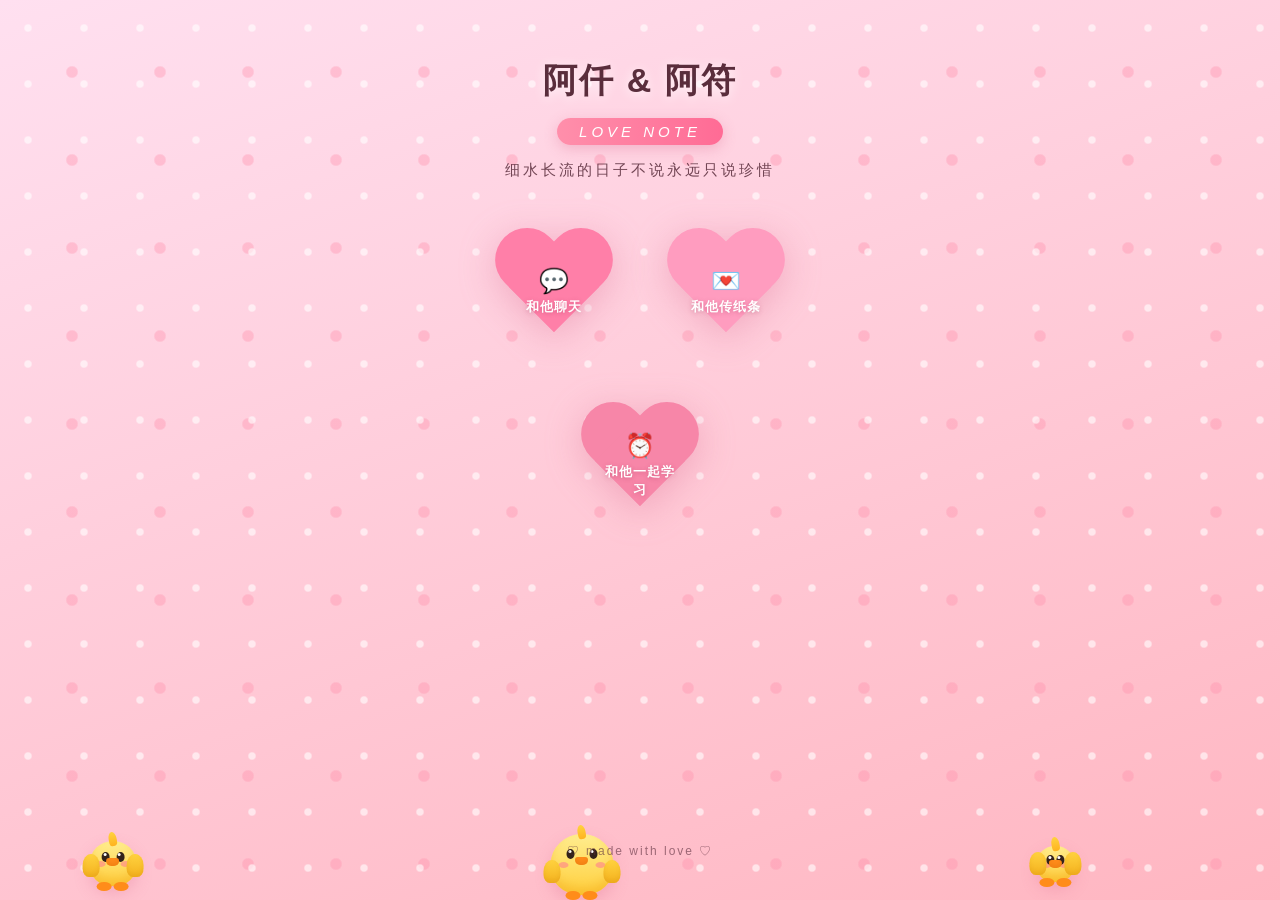
<file: index.html>
<!DOCTYPE html>
<html lang="zh-CN">
<head>
<meta charset="UTF-8">
<meta name="viewport" content="width=device-width, initial-scale=1.0, viewport-fit=cover">
<title>Love Note</title>
<link rel="stylesheet" href="style.css">
</head>
<body>

<!-- 漂浮装饰：爱心与星光 -->
<div class="float-deco" id="floatDeco"></div>

<div class="page">

  <div class="home-head">
    <div class="home-names" id="homeNames"></div>
    <div><span class="home-lovenote" id="homeLoveNote"></span></div>
    <div class="home-slogan" id="homeSlogan"></div>
  </div>

  <!-- 三个爱心入口 -->
  <div class="hearts" id="hearts"></div>

  <div class="home-footer" id="homeFooter">♡ made with love ♡</div>
</div>

<script src="config.js"></script>
<script>
(function () {
  var g = SITE_CONFIG.global;
  var home = SITE_CONFIG.home;

  /* 应用全局配色 */
  document.documentElement.style.setProperty('--grad-from', g.gradientFrom);
  document.documentElement.style.setProperty('--grad-to', g.gradientTo);
  document.documentElement.style.setProperty('--text-color', g.textColor);
  document.title = g.siteTitle;

  /* 主页文案 */
  document.getElementById('homeNames').textContent = g.coupleNames;
  document.getElementById('homeLoveNote').textContent = g.loveNoteText;
  document.getElementById('homeSlogan').textContent = g.slogan;

  /* 渲染三个爱心入口 */
  var heartsBox = document.getElementById('hearts');
  home.hearts.forEach(function (h) {
    var item = document.createElement('div');
    item.className = 'heart-item';

    var btn = document.createElement('a');
    btn.className = 'heart-btn';
    btn.href = h.url || '#';
    btn.style.setProperty('--heart-color', h.color);
    btn.innerHTML =
      '<span class="shape"></span>' +
      '<span class="heart-content">' +
        '<span class="heart-icon">' + h.icon + '</span>' +
        '<span class="heart-label">' + escapeHtml(h.label) + '</span>' +
      '</span>';

    var sub = document.createElement('div');
    sub.className = 'heart-sub';
    sub.textContent = h.subLabel || '';

    item.appendChild(btn);
    item.appendChild(sub);
    heartsBox.appendChild(item);
  });

  /* 漂浮装饰 */
  var deco = document.getElementById('floatDeco');
  var symbols = ['💗', '✨', '💕', '🌟', '💖', '⭐'];
  for (var i = 0; i < 14; i++) {
    var s = document.createElement('span');
    s.textContent = symbols[i % symbols.length];
    s.style.left = (Math.random() * 100) + '%';
    s.style.fontSize = (12 + Math.random() * 16) + 'px';
    s.style.animationDuration = (9 + Math.random() * 14) + 's';
    s.style.animationDelay = (-Math.random() * 16) + 's';
    deco.appendChild(s);
  }

  function escapeHtml(str) {
    return String(str == null ? '' : str)
      .replace(/&/g, '&amp;').replace(/</g, '&lt;').replace(/>/g, '&gt;')
      .replace(/"/g, '&quot;').replace(/'/g, '&#39;');
  }
})();
</script>
<script src="chick.js"></script>
</body>
</html>
</file>
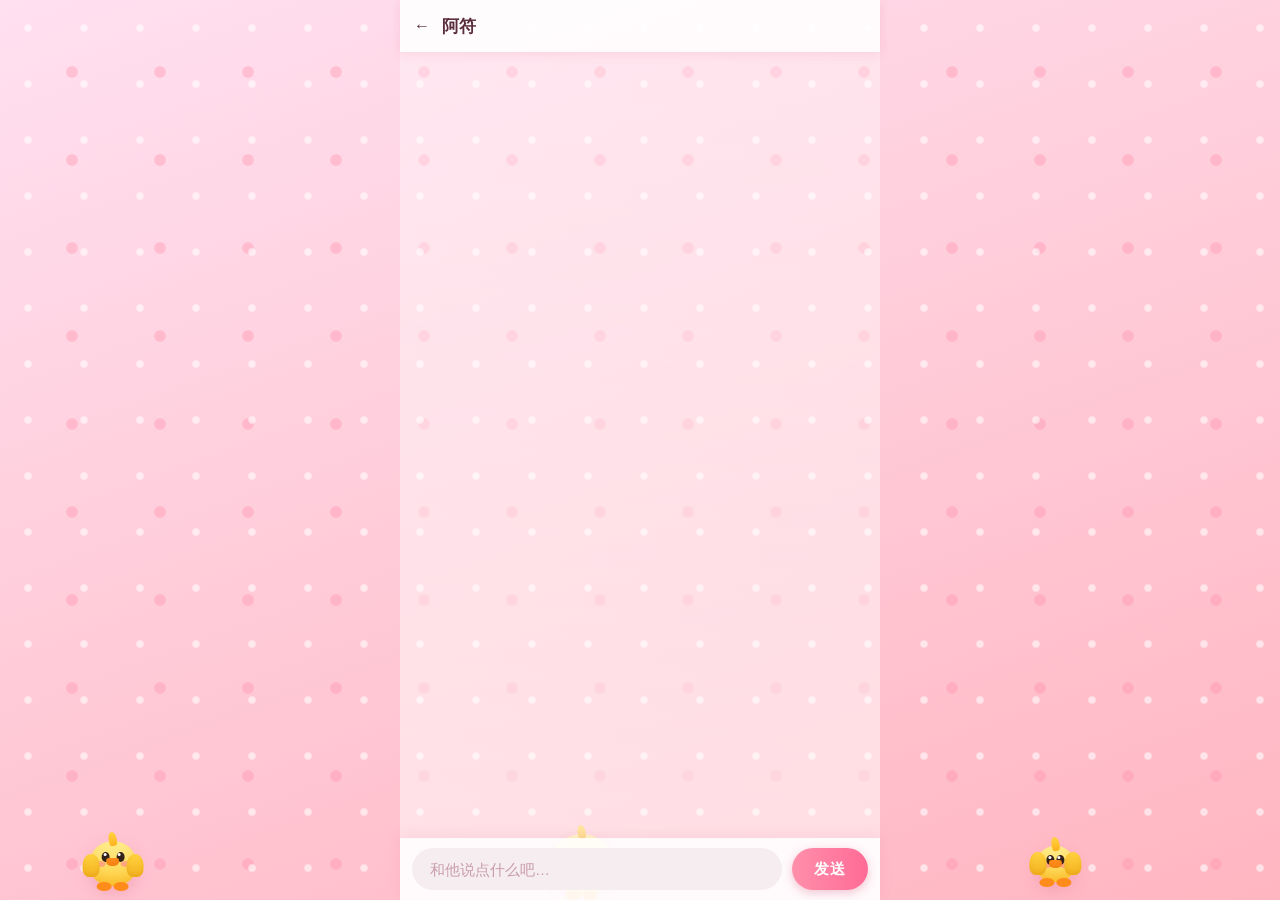
<file: chat.html>
<!DOCTYPE html>
<html lang="zh-CN">
<head>
<meta charset="UTF-8">
<meta name="viewport" content="width=device-width, initial-scale=1.0, viewport-fit=cover">
<title>聊天</title>
<link rel="stylesheet" href="style.css">
</head>
<body>

<div class="chat-app" id="chatApp">

  <!-- 顶部：返回 + 对方昵称 -->
  <header class="chat-header">
    <a class="back-btn" href="index.html" aria-label="返回主页">←</a>
    <span class="chat-title" id="chatTitle"></span>
  </header>

  <!-- 聊天记录（仅当前会话有效，刷新即清空） -->
  <main class="chat-messages" id="messages"></main>

  <!-- 底部输入栏 -->
  <footer class="chat-input-bar">
    <input type="text" id="chatInput" autocomplete="off" maxlength="500">
    <button id="sendBtn"></button>
  </footer>
</div>

<script src="config.js"></script>
<script>
(function () {
  var g = SITE_CONFIG.global;
  var c = SITE_CONFIG.chat;

  /* 应用全局配色与气泡颜色 */
  var root = document.documentElement;
  root.style.setProperty('--grad-from', g.gradientFrom);
  root.style.setProperty('--grad-to', g.gradientTo);
  root.style.setProperty('--text-color', g.textColor);
  root.style.setProperty('--partner-bubble', c.partnerBubbleColor);
  root.style.setProperty('--partner-bubble-text', c.partnerBubbleTextColor);
  root.style.setProperty('--user-bubble', c.userBubbleColor);
  root.style.setProperty('--user-bubble-text', c.userBubbleTextColor);
  document.title = g.siteTitle + ' · ' + c.pageTitle;

  /* 顶部与输入栏文案 */
  document.getElementById('chatTitle').textContent = c.partnerName;
  var input = document.getElementById('chatInput');
  input.placeholder = c.inputPlaceholder;
  document.getElementById('sendBtn').textContent = c.sendButtonText;

  var msgBox = document.getElementById('messages');
  var sendBtn = document.getElementById('sendBtn');
  var waiting = false; // 是否正在等待对方回复

  /* ---------- 消息渲染 ---------- */
  function addMessage(who, text) {
    var msg = document.createElement('div');
    msg.className = 'msg ' + who;

    var avatar = document.createElement('div');
    avatar.className = 'avatar';
    if (who === 'partner') {
      avatar.style.background = c.partnerAvatarColor;
      avatar.textContent = c.partnerAvatarText;
    } else {
      avatar.style.background = c.userAvatarColor;
      avatar.textContent = c.userAvatarText;
    }

    var bubble = document.createElement('div');
    bubble.className = 'bubble';
    bubble.textContent = text; // textContent 防注入

    msg.appendChild(avatar);
    msg.appendChild(bubble);
    msgBox.appendChild(msg);
    scrollToBottom();
    return msg;
  }

  function addTyping() {
    var msg = document.createElement('div');
    msg.className = 'msg partner';
    msg.id = 'typingMsg';
    msg.innerHTML =
      '<div class="avatar" style="background:' + c.partnerAvatarColor + '">' + escapeHtml(c.partnerAvatarText) + '</div>' +
      '<div class="bubble"><span class="typing-dots"><i></i><i></i><i></i></span></div>';
    msgBox.appendChild(msg);
    scrollToBottom();
  }

  function removeTyping() {
    var t = document.getElementById('typingMsg');
    if (t && t.parentNode) t.parentNode.removeChild(t);
  }

  function scrollToBottom() {
    requestAnimationFrame(function () {
      msgBox.scrollTop = msgBox.scrollHeight;
    });
  }

  /* ---------- 回复抽取逻辑 ---------- */
  function pickReply(userText) {
    var lower = String(userText).toLowerCase();
    // 关键词规则优先：输入包含任一关键词 -> 从对应回复中随机抽取
    for (var i = 0; i < (c.keywordRules || []).length; i++) {
      var rule = c.keywordRules[i];
      var hit = (rule.keywords || []).some(function (kw) {
        return kw && lower.indexOf(String(kw).toLowerCase()) !== -1;
      });
      if (hit && rule.replies && rule.replies.length) {
        return rule.replies[Math.floor(Math.random() * rule.replies.length)];
      }
    }
    // 未命中关键词 -> 从 99 条随机回复中抽取
    var list = c.randomReplies || [];
    if (!list.length) return '……';
    return list[Math.floor(Math.random() * list.length)];
  }

  /* ---------- 发送 ---------- */
  function send() {
    var text = input.value.trim();
    if (!text || waiting) return;
    input.value = '';
    addMessage('user', text);
    waiting = true;
    sendBtn.disabled = true;
    sendBtn.style.opacity = '.6';

    var delay = Number(c.replyDelayMs) || 1000;
    setTimeout(function () {
      addTyping();
    }, Math.max(0, delay - 700));

    setTimeout(function () {
      removeTyping();
      addMessage('partner', pickReply(text));
      waiting = false;
      sendBtn.disabled = false;
      sendBtn.style.opacity = '1';
    }, delay);
  }

  sendBtn.addEventListener('click', send);
  input.addEventListener('keydown', function (e) {
    if (e.key === 'Enter') send();
  });

  function escapeHtml(str) {
    return String(str == null ? '' : str)
      .replace(/&/g, '&amp;').replace(/</g, '&lt;').replace(/>/g, '&gt;')
      .replace(/"/g, '&quot;').replace(/'/g, '&#39;');
  }
})();
</script>
<script src="chick.js"></script>
</body>
</html>
</file>
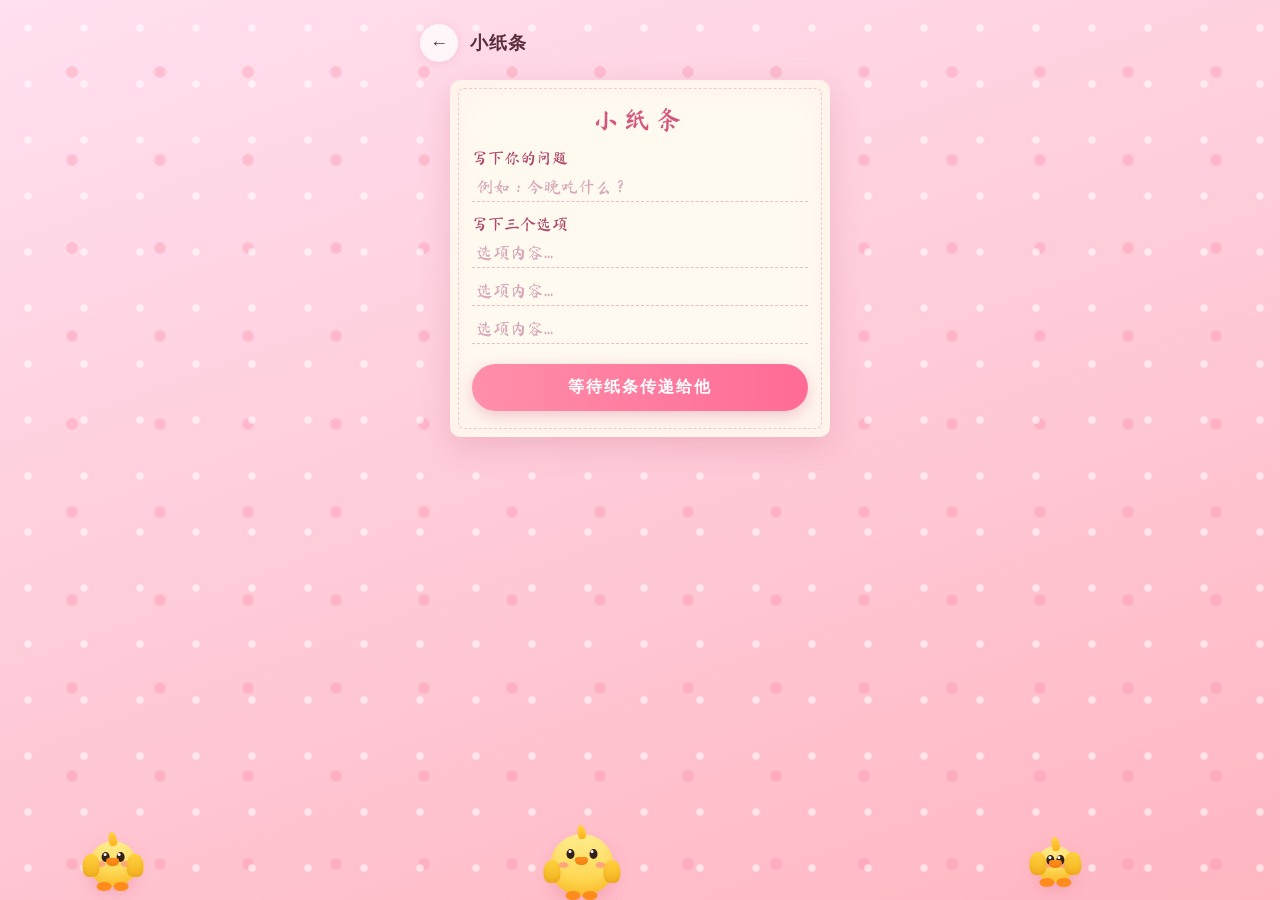
<file: note.html>
<!DOCTYPE html>
<html lang="zh-CN">
<head>
<meta charset="UTF-8">
<meta name="viewport" content="width=device-width, initial-scale=1.0, viewport-fit=cover">
<title>小纸条</title>
<link rel="stylesheet" href="style.css">
<link rel="preconnect" href="https://fonts.googleapis.com">
<link href="https://fonts.googleapis.com/css2?family=Ma+Shan+Zheng&display=swap" rel="stylesheet">
</head>
<body>

<div class="float-deco" id="floatDeco"></div>

<div class="page">

  <header class="topbar">
    <a class="back-btn" href="index.html" aria-label="返回主页">←</a>
    <span class="topbar-title" id="pageTitle"></span>
  </header>

  <!-- 状态一：正在写纸条 -->
  <div class="note-paper" id="writeState">
    <div class="note-title" id="noteTitle"></div>

    <div class="note-field">
      <label id="questionLabel"></label>
      <input type="text" id="questionInput" maxlength="60">
    </div>

    <div class="note-field">
      <label id="optionLabel"></label>
      <input type="text" id="optionA" maxlength="40">
      <input type="text" id="optionB" maxlength="40" style="margin-top:8px">
      <input type="text" id="optionC" maxlength="40" style="margin-top:8px">
    </div>

    <button class="note-btn" id="writeBtn"></button>
  </div>

  <!-- 状态二：纸条已折叠 -->
  <div id="foldState" style="display:none;width:100%">
    <div class="folded-note" id="foldedNote">
      <span class="seal">💗</span>
    </div>
    <div class="note-hint" id="unfoldHint"></div>
  </div>

  <!-- 状态三：纸条展开（他的选择） -->
  <div id="openState" style="display:none;width:100%">
    <div class="open-note note-paper">
      <div class="note-title" id="openTitle"></div>
      <div class="note-q" id="openQuestion"></div>
      <div class="note-opt" data-letter="A">
        <span class="opt-letter">A</span>
        <span class="opt-text" id="openOptA"></span>
        <span class="opt-check"></span>
      </div>
      <div class="note-opt" data-letter="B">
        <span class="opt-letter">B</span>
        <span class="opt-text" id="openOptB"></span>
        <span class="opt-check"></span>
      </div>
      <div class="note-opt" data-letter="C">
        <span class="opt-letter">C</span>
        <span class="opt-text" id="openOptC"></span>
        <span class="opt-check"></span>
      </div>
    </div>
  </div>

  <!-- 状态三下方：再写一张 -->
  <button class="note-btn ghost" id="againBtn" style="display:none;max-width:380px"></button>
</div>

<script src="config.js"></script>
<script>
(function () {
  var g = SITE_CONFIG.global;
  var n = SITE_CONFIG.note;

  /* 应用全局配色 */
  var root = document.documentElement;
  root.style.setProperty('--grad-from', g.gradientFrom);
  root.style.setProperty('--grad-to', g.gradientTo);
  root.style.setProperty('--text-color', g.textColor);
  root.style.setProperty('--paper-color', n.paperColor);
  document.title = g.siteTitle + ' · ' + n.pageTitle;

  /* 文案注入 */
  document.getElementById('pageTitle').textContent = n.title;
  document.getElementById('noteTitle').textContent = n.title;
  document.getElementById('openTitle').textContent = n.title;
  document.getElementById('questionLabel').textContent = n.questionLabel;
  document.getElementById('questionInput').placeholder = n.questionPlaceholder;
  document.getElementById('optionLabel').textContent = n.optionLabel;
  ['optionA', 'optionB', 'optionC'].forEach(function (id) {
    document.getElementById(id).placeholder = n.optionPlaceholder;
  });
  document.getElementById('writeBtn').textContent = n.writeButton;
  document.getElementById('unfoldHint').textContent = n.unfoldHint;
  document.getElementById('againBtn').textContent = n.againButton;

  var writeState = document.getElementById('writeState');
  var foldState = document.getElementById('foldState');
  var openState = document.getElementById('openState');
  var againBtn = document.getElementById('againBtn');

  var currentData = null; // { question, options: [a,b,c], pick }

  /* ---------- 第一步：写好纸条，折叠传递 ---------- */
  document.getElementById('writeBtn').addEventListener('click', function () {
    var q = document.getElementById('questionInput').value.trim();
    var a = document.getElementById('optionA').value.trim();
    var b = document.getElementById('optionB').value.trim();
    var cOpt = document.getElementById('optionC').value.trim();

    if (!q || !a || !b || !cOpt) {
      shake(writeState);
      return;
    }

    // 纯随机选一个字母
    var letters = ['A', 'B', 'C'];
    var pick = letters[Math.floor(Math.random() * 3)];

    currentData = { question: q, options: [a, b, cOpt], pick: pick };

    // 折叠动画：纸条向上翻折收起
    writeState.style.transition = 'transform .45s ease-in, opacity .45s ease-in';
    writeState.style.transform = 'perspective(700px) rotateX(65deg)';
    writeState.style.opacity = '0';

    setTimeout(function () {
      writeState.style.display = 'none';
      foldState.style.display = 'block';
    }, 450);
  });

  /* ---------- 第二步：点击折叠纸条，展开看结果 ---------- */
  document.getElementById('foldedNote').addEventListener('click', function () {
    if (!currentData) return;

    document.getElementById('openQuestion').textContent = currentData.question;
    document.getElementById('openOptA').textContent = currentData.options[0];
    document.getElementById('openOptB').textContent = currentData.options[1];
    document.getElementById('openOptC').textContent = currentData.options[2];

    foldState.style.display = 'none';
    openState.style.display = 'block';

    // 在随机选中的字母上标红色爱心（不再画勾）
    var opts = openState.querySelectorAll('.note-opt');
    opts.forEach(function (el) {
      el.classList.remove('checked');
      if (el.getAttribute('data-letter') === currentData.pick) {
        el.classList.add('checked');
      }
    });

    againBtn.style.display = 'block';
    againBtn.scrollIntoView({ behavior: 'smooth', block: 'nearest' });
  });

  /* ---------- 第三步：再写一张 ---------- */
  againBtn.addEventListener('click', function () {
    currentData = null;
    openState.style.display = 'none';
    againBtn.style.display = 'none';
    ['questionInput', 'optionA', 'optionB', 'optionC'].forEach(function (id) {
      document.getElementById(id).value = '';
    });
    writeState.style.display = 'block';
    writeState.style.transition = 'none';
    writeState.style.transform = 'none';
    writeState.style.opacity = '1';
    window.scrollTo({ top: 0, behavior: 'smooth' });
  });

  /* 未填完整时的抖动提示 */
  function shake(el) {
    el.style.animation = 'none';
    void el.offsetWidth;
    el.style.animation = 'shakeX .4s ease';
    setTimeout(function () { el.style.animation = ''; }, 450);
    var style = document.createElement('style');
    style.textContent = '@keyframes shakeX{0%,100%{transform:translateX(0)}25%{transform:translateX(-7px)}50%{transform:translateX(7px)}75%{transform:translateX(-4px)}}';
    document.head.appendChild(style);
  }

  /* 漂浮装饰 */
  var deco = document.getElementById('floatDeco');
  var symbols = ['💗', '✨', '💕', '💌'];
  for (var i = 0; i < 10; i++) {
    var s = document.createElement('span');
    s.textContent = symbols[i % symbols.length];
    s.style.left = (Math.random() * 100) + '%';
    s.style.fontSize = (12 + Math.random() * 14) + 'px';
    s.style.animationDuration = (10 + Math.random() * 14) + 's';
    s.style.animationDelay = (-Math.random() * 16) + 's';
    deco.appendChild(s);
  }
})();
</script>
<script src="chick.js"></script>
</body>
</html>
</file>
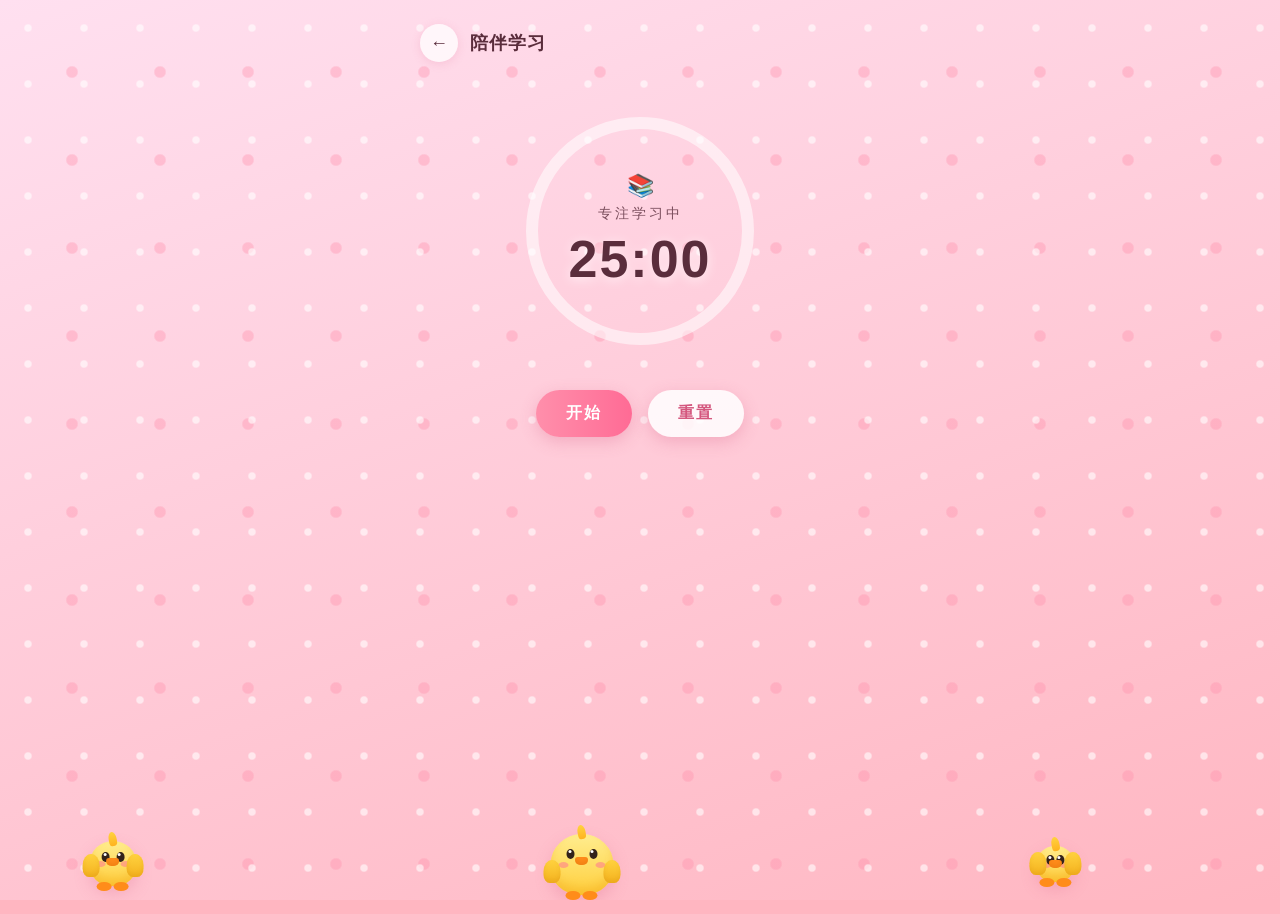
<file: timer.html>
<!DOCTYPE html>
<html lang="zh-CN">
<head>
<meta charset="UTF-8">
<meta name="viewport" content="width=device-width, initial-scale=1.0, viewport-fit=cover">
<title>陪伴学习</title>
<link rel="stylesheet" href="style.css">
</head>
<body>

<div class="float-deco" id="floatDeco"></div>

<div class="page">

  <header class="topbar">
    <a class="back-btn" href="index.html" aria-label="返回主页">←</a>
    <span class="topbar-title" id="pageTitle"></span>
  </header>

  <div class="timer-stage">

    <!-- 圆形进度环 -->
    <div class="timer-ring-wrap">
      <svg width="250" height="250" viewBox="0 0 250 250">
        <circle class="timer-ring-bg" cx="125" cy="125" r="108"></circle>
        <circle class="timer-ring-fg" id="ringFg" cx="125" cy="125" r="108"></circle>
      </svg>
      <div class="timer-center">
        <div class="timer-emoji" id="timerEmoji">📚</div>
        <div class="timer-phase" id="timerPhase"></div>
        <div class="timer-time" id="timerTime">25:00</div>
      </div>
    </div>

    <!-- 控制按钮 -->
    <div class="timer-controls">
      <button class="timer-btn primary" id="startBtn"></button>
      <button class="timer-btn plain" id="resetBtn"></button>
    </div>

    <!-- 鼓励语气泡（专注期随机出现一次，持续显示几分钟后消失） -->
    <div class="encourage-bubble hide" id="encourageBubble">
      <span class="encourage-heart">💗</span><span id="encourageText"></span>
    </div>
  </div>
</div>

<script src="config.js"></script>
<script>
(function () {
  var g = SITE_CONFIG.global;
  var t = SITE_CONFIG.timer;

  /* 应用全局配色 */
  var root = document.documentElement;
  root.style.setProperty('--grad-from', g.gradientFrom);
  root.style.setProperty('--grad-to', g.gradientTo);
  root.style.setProperty('--text-color', g.textColor);
  document.title = g.siteTitle + ' · ' + t.pageTitle;

  document.getElementById('pageTitle').textContent = t.pageTitle;
  document.getElementById('startBtn').textContent = t.startButtonText;
  document.getElementById('resetBtn').textContent = t.resetButtonText;
  document.getElementById('timerPhase').textContent = t.focusText;

  var FOCUS_SEC = (Number(t.focusMinutes) || 25) * 60;
  var BREAK_SEC = (Number(t.breakMinutes) || 5) * 60;

  var PHASE = { IDLE: 'idle', FOCUS: 'focus', BREAK: 'break' };

  var phase = PHASE.IDLE;
  var running = false;
  var remain = FOCUS_SEC;
  var elapsed = 0;                 // 当前周期已经过的秒数（暂停时不增长）
  var encourageTarget = -1;        // 鼓励语出现的时间点（秒）
  var encourageShown = false;
  var encourageHideAt = -1;        // 鼓励语消失的时间点（秒）

  var ring = document.getElementById('ringFg');
  var R = 108;
  var CIRC = 2 * Math.PI * R;
  ring.style.strokeDasharray = CIRC;
  ring.style.strokeDashoffset = 0;

  var timeEl = document.getElementById('timerTime');
  var phaseEl = document.getElementById('timerPhase');
  var emojiEl = document.getElementById('timerEmoji');
  var startBtn = document.getElementById('startBtn');
  var resetBtn = document.getElementById('resetBtn');
  var bubble = document.getElementById('encourageBubble');
  var bubbleText = document.getElementById('encourageText');

  var tick = null;

  /* ---------- 渲染 ---------- */
  function fmt(sec) {
    sec = Math.max(0, Math.round(sec));
    var m = Math.floor(sec / 60), s = sec % 60;
    return (m < 10 ? '0' + m : m) + ':' + (s < 10 ? '0' + s : s);
  }

  function render() {
    timeEl.textContent = fmt(remain);
    var total = (phase === PHASE.BREAK) ? BREAK_SEC : FOCUS_SEC;
    var progress = total ? (total - remain) / total : 0;
    ring.style.strokeDashoffset = CIRC * (1 - progress);
  }

  function setPhase(p) {
    phase = p;
    if (p === PHASE.FOCUS) {
      remain = FOCUS_SEC;
      emojiEl.textContent = '📚';
      phaseEl.textContent = t.focusText;
    } else if (p === PHASE.BREAK) {
      remain = BREAK_SEC;
      emojiEl.textContent = '🍵';
      phaseEl.textContent = t.breakText;
    } else {
      remain = FOCUS_SEC;
      emojiEl.textContent = '📚';
      phaseEl.textContent = t.focusText;
    }
    render();
  }

  /* ---------- 鼓励语逻辑 ----------
   * 每个专注周期内随机出现一条：
   * 出现时间点 = 专注开始后 [encourageShowAfterMin, encourageShowBeforeMin] 分钟内的随机秒数
   * 弹出后持续 encourageDurationMin 分钟再消失
   * 暂停时计时停止，鼓励语的显示与消失也随之顺延
   */
  function scheduleEncourage() {
    var after = (Number(t.encourageShowAfterMin) || 5) * 60;
    var before = (Number(t.encourageShowBeforeMin) || 15) * 60;
    var dur = (Number(t.encourageDurationMin) || 5) * 60;
    if (before < after) before = after;
    var maxTarget = Math.min(before, FOCUS_SEC - 60); // 至少留 1 分钟展示时间
    if (maxTarget < after) maxTarget = after;
    encourageTarget = after + Math.floor(Math.random() * (maxTarget - after + 1));
    encourageHideAt = encourageTarget + dur;
    encourageShown = false;
    hideBubble();
  }

  function showBubble() {
    var list = t.encouragementList || [];
    if (!list.length) return;
    bubbleText.textContent = list[Math.floor(Math.random() * list.length)];
    bubble.classList.remove('hide');
  }

  function hideBubble() {
    bubble.classList.add('hide');
  }

  /* ---------- 计时 ---------- */
  function startTicking() {
    stopTicking();
    tick = setInterval(function () {
      if (!running) return;
      elapsed++;
      remain--;

      /* 鼓励语触发与消失（仅在专注阶段） */
      if (phase === PHASE.FOCUS) {
        if (!encourageShown && elapsed >= encourageTarget) {
          encourageShown = true;
          showBubble();
        }
        if (encourageShown && elapsed >= encourageHideAt) {
          hideBubble();
        }
      }

      if (remain <= 0) {
        if (phase === PHASE.FOCUS) {
          /* 专注结束 -> 进入休息 */
          setPhase(PHASE.BREAK);
          elapsed = 0;
          hideBubble();
        } else {
          /* 休息结束 -> 回到待开始状态 */
          running = false;
          stopTicking();
          setPhase(PHASE.IDLE);
          startBtn.textContent = t.startButtonText;
        }
        return;
      }
      render();
    }, 1000);
  }

  function stopTicking() {
    if (tick) { clearInterval(tick); tick = null; }
  }

  /* ---------- 按钮 ---------- */
  startBtn.addEventListener('click', function () {
    if (phase === PHASE.IDLE) {
      /* 开始专注 */
      setPhase(PHASE.FOCUS);
      elapsed = 0;
      scheduleEncourage();
      running = true;
      startBtn.textContent = t.pauseButtonText;
      startTicking();
    } else if (running) {
      /* 暂停 */
      running = false;
      startBtn.textContent = t.startButtonText;
    } else {
      /* 继续 */
      running = true;
      startBtn.textContent = t.pauseButtonText;
    }
  });

  resetBtn.addEventListener('click', function () {
    running = false;
    stopTicking();
    hideBubble();
    setPhase(PHASE.IDLE);
    startBtn.textContent = t.startButtonText;
  });

  /* 初始渲染 */
  setPhase(PHASE.IDLE);

  /* 漂浮装饰 */
  var deco = document.getElementById('floatDeco');
  var symbols = ['💗', '✨', '📖', '⭐'];
  for (var i = 0; i < 10; i++) {
    var s = document.createElement('span');
    s.textContent = symbols[i % symbols.length];
    s.style.left = (Math.random() * 100) + '%';
    s.style.fontSize = (12 + Math.random() * 14) + 'px';
    s.style.animationDuration = (10 + Math.random() * 14) + 's';
    s.style.animationDelay = (-Math.random() * 16) + 's';
    deco.appendChild(s);
  }
})();
</script>
<script src="chick.js"></script>
</body>
</html>
</file>
<file: style.css>
/* =====================================================
 * 全局样式 - 粉色渐变 · 甜蜜温馨 · 移动端优先
 * ===================================================== */
* { margin: 0; padding: 0; box-sizing: border-box; -webkit-tap-highlight-color: transparent; }

html, body { height: 100%; }

body {
  font-family: "PingFang SC", "Microsoft YaHei", "Hiragino Sans GB", sans-serif;
  color: var(--text-color, #5a2d3c);
  /* 粉色波点背景：白点 + 粉点错落排布，粉色渐变打底 */
  background-color: var(--grad-to, #ffb6c1);
  background-image:
    radial-gradient(circle, rgba(255, 255, 255, .6) 0, rgba(255, 255, 255, .6) 3px, transparent 4.5px),
    radial-gradient(circle, rgba(255, 143, 171, .38) 0, rgba(255, 143, 171, .38) 5px, transparent 6.5px),
    linear-gradient(160deg, var(--grad-from, #ffe0f0), var(--grad-to, #ffb6c1));
  background-size: 56px 56px, 88px 88px, 100% 100%;
  background-position: 0 0, 28px 28px, 0 0;
  background-attachment: fixed;
  min-height: 100vh;
  overflow-x: hidden;
}

a { text-decoration: none; color: inherit; }
button { font-family: inherit; }
input, textarea { font-family: inherit; }

/* ---------- 通用页面容器 ---------- */
.page {
  max-width: 480px;
  margin: 0 auto;
  min-height: 100vh;
  padding: 24px 20px 40px;
  display: flex;
  flex-direction: column;
  align-items: center;
  position: relative;
  animation: pageIn .6s ease both;
}
@keyframes pageIn {
  from { opacity: 0; transform: translateY(14px); }
  to   { opacity: 1; transform: translateY(0); }
}

/* ---------- 顶部导航（子页面用） ---------- */
.topbar {
  width: 100%;
  display: flex;
  align-items: center;
  gap: 12px;
  margin-bottom: 18px;
}
.topbar .back-btn {
  width: 38px; height: 38px;
  border-radius: 50%;
  background: rgba(255, 255, 255, .75);
  display: flex; align-items: center; justify-content: center;
  font-size: 18px;
  color: var(--text-color, #5a2d3c);
  box-shadow: 0 2px 10px rgba(214, 99, 137, .18);
  transition: transform .2s;
}
.topbar .back-btn:active { transform: scale(.9); }
.topbar .topbar-title {
  font-size: 18px;
  font-weight: 700;
  letter-spacing: 1px;
}

/* ---------- 漂浮装饰（爱心 / 星光） ---------- */
.float-deco {
  position: fixed;
  inset: 0;
  pointer-events: none;
  overflow: hidden;
  z-index: 0;
}
.float-deco span {
  position: absolute;
  bottom: -40px;
  opacity: .45;
  animation: floatUp linear infinite;
  font-size: 18px;
}
@keyframes floatUp {
  0%   { transform: translateY(0) rotate(0deg); opacity: 0; }
  10%  { opacity: .5; }
  90%  { opacity: .35; }
  100% { transform: translateY(-110vh) rotate(360deg); opacity: 0; }
}

/* =====================================================
 * 主页
 * ===================================================== */
.home-head {
  text-align: center;
  margin: 34px 0 10px;
  z-index: 1;
}
.home-names {
  font-size: 34px;
  font-weight: 800;
  letter-spacing: 2px;
  text-shadow: 0 2px 12px rgba(255, 255, 255, .8);
}
.home-lovenote {
  display: inline-block;
  margin-top: 14px;
  padding: 5px 22px;
  font-size: 15px;
  letter-spacing: 4px;
  font-style: italic;
  color: #fff;
  background: linear-gradient(90deg, #ff8fab, #ff6b95);
  border-radius: 999px;
  box-shadow: 0 4px 14px rgba(214, 99, 137, .3);
  text-transform: uppercase;
}
.home-slogan {
  margin-top: 16px;
  font-size: 15px;
  letter-spacing: 3px;
  opacity: .85;
}

/* ---------- 爱心按钮 ---------- */
.hearts {
  margin-top: 40px;
  display: flex;
  flex-direction: column;
  align-items: center;
  gap: 34px;
  z-index: 1;
}
.heart-item { display: flex; flex-direction: column; align-items: center; }
.heart-btn {
  position: relative;
  width: 128px; height: 118px;
  display: block;
  cursor: pointer;
  transition: transform .25s ease;
  animation: heartBeat 2.6s ease-in-out infinite;
}
.heart-btn:active { transform: scale(.92); }
@keyframes heartBeat {
  0%, 100% { transform: scale(1); }
  12%      { transform: scale(1.06); }
  24%      { transform: scale(1); }
}
.heart-btn .shape, .heart-btn .shape::before, .heart-btn .shape::after {
  position: absolute;
  background: var(--heart-color, #ff7fa8);
}
.heart-btn .shape {
  top: 0; left: 0;
  width: 128px; height: 118px;
  transform: none;
  filter: drop-shadow(0 8px 18px rgba(214, 99, 137, .35));
  background: transparent;
}
.heart-btn .shape::before, .heart-btn .shape::after {
  content: "";
  top: 0;
  width: 64px; height: 102px;
  border-radius: 64px 64px 0 0;
}
.heart-btn .shape::before {
  left: 64px;
  transform: rotate(-45deg);
  transform-origin: 0 100%;
}
.heart-btn .shape::after {
  left: 0;
  transform: rotate(45deg);
  transform-origin: 100% 100%;
}
.heart-btn .heart-content {
  position: absolute;
  left: 50%; top: 52%;
  transform: translate(-50%, -50%);
  width: 80px;
  text-align: center;
  color: #fff;
  z-index: 2;
  pointer-events: none;
}
.heart-btn .heart-icon { font-size: 24px; display: block; line-height: 1.2; }
.heart-btn .heart-label {
  display: block;
  font-size: 13px;
  font-weight: 700;
  letter-spacing: 1px;
  text-shadow: 0 1px 4px rgba(160, 40, 80, .35);
  margin-top: 2px;
}
.heart-item .heart-sub {
  margin-top: 12px;
  font-size: 12.5px;
  letter-spacing: 1px;
  opacity: .75;
}

.home-footer {
  margin-top: auto;
  padding-top: 44px;
  font-size: 12px;
  letter-spacing: 2px;
  opacity: .6;
  z-index: 1;
}

/* =====================================================
 * 聊天页（仿微信）
 * ===================================================== */
.chat-app {
  position: fixed;
  inset: 0;
  max-width: 480px;
  margin: 0 auto;
  display: flex;
  flex-direction: column;
  background: transparent; /* 透出 body 的粉色波点背景 */
  z-index: 1;
}
.chat-header {
  flex: none;
  height: 52px;
  display: flex;
  align-items: center;
  gap: 12px;
  padding: 0 14px;
  background: rgba(255, 255, 255, .9);
  box-shadow: 0 2px 10px rgba(214, 99, 137, .15);
  z-index: 5;
}
.chat-header .chat-title { font-size: 17px; font-weight: 700; }

.chat-messages {
  flex: 1;
  overflow-y: auto;
  padding: 16px 10px 12px;
  display: flex;
  flex-direction: column;
  gap: 14px;
  background: linear-gradient(180deg, rgba(255, 255, 255, .35), rgba(255, 255, 255, .5));
}

.msg { display: flex; gap: 8px; max-width: 86%; animation: msgIn .3s ease both; }
@keyframes msgIn {
  from { opacity: 0; transform: translateY(8px); }
  to   { opacity: 1; transform: translateY(0); }
}
.msg.partner { align-self: flex-start; }
.msg.user { align-self: flex-end; flex-direction: row-reverse; }

.msg .avatar {
  flex: none;
  width: 40px; height: 40px;
  border-radius: 8px;
  display: flex; align-items: center; justify-content: center;
  color: #fff;
  font-size: 16px;
  font-weight: 700;
  box-shadow: 0 2px 8px rgba(214, 99, 137, .2);
}
.msg .bubble {
  padding: 10px 14px;
  font-size: 15px;
  line-height: 1.55;
  border-radius: 12px;
  word-break: break-word;
  box-shadow: 0 2px 8px rgba(214, 99, 137, .12);
}
.msg.partner .bubble {
  background: var(--partner-bubble, #fff);
  color: var(--partner-bubble-text, #5a2d3c);
  border-top-left-radius: 4px;
}
.msg.user .bubble {
  background: var(--user-bubble, #ffb6c1);
  color: var(--user-bubble-text, #fff);
  border-top-right-radius: 4px;
}

/* 正在输入气泡 */
.typing-dots { display: inline-flex; gap: 4px; align-items: center; height: 18px; }
.typing-dots i {
  width: 6px; height: 6px;
  border-radius: 50%;
  background: var(--text-color, #5a2d3c);
  opacity: .5;
  animation: blink 1.2s infinite;
}
.typing-dots i:nth-child(2) { animation-delay: .2s; }
.typing-dots i:nth-child(3) { animation-delay: .4s; }
@keyframes blink { 0%, 80%, 100% { opacity: .25; } 40% { opacity: .9; } }

.chat-input-bar {
  flex: none;
  display: flex;
  gap: 10px;
  padding: 10px 12px calc(10px + env(safe-area-inset-bottom));
  background: rgba(255, 255, 255, .92);
  box-shadow: 0 -2px 12px rgba(214, 99, 137, .12);
}
.chat-input-bar input {
  flex: 1;
  height: 42px;
  border: none;
  outline: none;
  border-radius: 999px;
  background: #f6edf1;
  padding: 0 18px;
  font-size: 15px;
  color: var(--text-color, #5a2d3c);
}
.chat-input-bar input::placeholder { color: #c99cab; }
.chat-input-bar button {
  flex: none;
  height: 42px;
  padding: 0 22px;
  border: none;
  border-radius: 999px;
  background: linear-gradient(90deg, #ff8fab, #ff6b95);
  color: #fff;
  font-size: 15px;
  font-weight: 700;
  letter-spacing: 1px;
  box-shadow: 0 3px 10px rgba(214, 99, 137, .35);
  transition: transform .15s;
}
.chat-input-bar button:active { transform: scale(.94); }

/* =====================================================
 * 小纸条页
 * ===================================================== */
.note-paper {
  width: 100%;
  max-width: 380px;
  background: var(--paper-color, #fffaf0);
  border-radius: 10px;
  padding: 26px 22px;
  box-shadow: 0 10px 30px rgba(180, 90, 120, .22), inset 0 0 40px rgba(255, 182, 193, .15);
  position: relative;
  z-index: 1;
  transform-origin: top center;
}
.note-paper::before {
  content: "";
  position: absolute;
  inset: 8px;
  border: 1.5px dashed rgba(214, 99, 137, .3);
  border-radius: 6px;
  pointer-events: none;
}
.note-title {
  text-align: center;
  font-family: "Ma Shan Zheng", "KaiTi", "楷体", cursive;
  font-size: 26px;
  letter-spacing: 6px;
  margin-bottom: 18px;
  color: #d4577e;
}
.note-field { margin-bottom: 14px; position: relative; z-index: 1; }
.note-field label {
  display: block;
  font-family: "Ma Shan Zheng", "KaiTi", "楷体", cursive;
  font-size: 16px;
  margin-bottom: 6px;
  color: #b04a6c;
}
.note-field input {
  width: 100%;
  border: none;
  outline: none;
  border-bottom: 1.5px dashed rgba(214, 99, 137, .4);
  background: transparent;
  padding: 6px 4px;
  font-family: "Ma Shan Zheng", "KaiTi", "楷体", cursive;
  font-size: 17px;
  color: var(--text-color, #5a2d3c);
}
.note-field input::placeholder { color: #d8a9bb; }

.note-btn {
  display: block;
  width: 100%;
  margin-top: 20px;
  padding: 13px;
  border: none;
  border-radius: 999px;
  background: linear-gradient(90deg, #ff8fab, #ff6b95);
  color: #fff;
  font-size: 16px;
  font-weight: 700;
  letter-spacing: 2px;
  box-shadow: 0 5px 16px rgba(214, 99, 137, .35);
  transition: transform .15s;
  position: relative;
  z-index: 1;
}
.note-btn:active { transform: scale(.97); }
.note-btn.ghost {
  background: rgba(255, 255, 255, .8);
  color: #d4577e;
  box-shadow: 0 4px 12px rgba(214, 99, 137, .2);
}

/* 折叠后的纸条 */
.folded-note {
  width: 240px;
  height: 74px;
  margin: 30px auto 6px;
  background: var(--paper-color, #fffaf0);
  border-radius: 8px;
  box-shadow: 0 10px 24px rgba(180, 90, 120, .28);
  position: relative;
  cursor: pointer;
  display: flex;
  align-items: center;
  justify-content: center;
  animation: foldIn .55s ease both;
  z-index: 1;
}
.folded-note::before {
  content: "";
  position: absolute;
  left: 0; right: 0; top: 0;
  height: 50%;
  background: rgba(255, 228, 238, .55);
  border-radius: 8px 8px 0 0;
  border-bottom: 1px dashed rgba(214, 99, 137, .35);
}
.folded-note .seal {
  position: relative;
  z-index: 2;
  font-size: 24px;
  animation: heartBeat 2s ease-in-out infinite;
}
@keyframes foldIn {
  0%   { transform: perspective(700px) rotateX(-70deg); opacity: 0; }
  100% { transform: perspective(700px) rotateX(0); opacity: 1; }
}
.note-hint {
  text-align: center;
  font-size: 13.5px;
  letter-spacing: 1px;
  opacity: .8;
  margin-top: 14px;
  z-index: 1;
}

/* 展开后的纸条 */
.open-note {
  width: 100%;
  max-width: 380px;
  animation: unfoldIn .5s ease both;
  z-index: 1;
}
@keyframes unfoldIn {
  0%   { transform: perspective(700px) rotateX(60deg); opacity: 0; }
  100% { transform: perspective(700px) rotateX(0); opacity: 1; }
}
.open-note .note-q {
  font-family: "Ma Shan Zheng", "KaiTi", "楷体", cursive;
  font-size: 21px;
  text-align: center;
  margin-bottom: 18px;
  color: var(--text-color, #5a2d3c);
}
.open-note .note-opt {
  display: flex;
  align-items: center;
  gap: 12px;
  font-family: "Ma Shan Zheng", "KaiTi", "楷体", cursive;
  font-size: 19px;
  padding: 10px 6px;
  color: var(--text-color, #5a2d3c);
}
.open-note .note-opt .opt-letter {
  flex: none;
  width: 30px; height: 30px;
  border: 1.5px solid rgba(214, 99, 137, .45);
  border-radius: 50%;
  display: flex; align-items: center; justify-content: center;
  font-size: 16px;
  position: relative;
}
.open-note .note-opt.checked .opt-letter {
  border-color: #e0457a;
  background: rgba(255, 182, 193, .3);
}
.open-note .note-opt .opt-check {
  position: absolute;
  inset: -8px -10px;
  display: flex; align-items: center; justify-content: center;
}
.open-note .note-opt.checked .opt-check::after {
  content: "♥";
  font-size: 34px;
  color: #e0457a;
  transform: rotate(-12deg);
  text-shadow: 0 0 1px #e0457a;
  animation: heartPop .4s cubic-bezier(.2, 1.6, .4, 1) both;
}
@keyframes heartPop {
  0% { transform: rotate(-12deg) scale(2.4); opacity: 0; }
  100% { transform: rotate(-12deg) scale(1); opacity: 1; }
}

/* =====================================================
 * 计时器页
 * ===================================================== */
.timer-stage {
  display: flex;
  flex-direction: column;
  align-items: center;
  margin-top: 26px;
  z-index: 1;
}
.timer-ring-wrap { position: relative; width: 250px; height: 250px; }
.timer-ring-wrap svg { transform: rotate(-90deg); }
.timer-ring-bg { fill: none; stroke: rgba(255, 255, 255, .55); stroke-width: 12; }
.timer-ring-fg {
  fill: none;
  stroke: #ff6b95;
  stroke-width: 12;
  stroke-linecap: round;
  transition: stroke-dashoffset .5s linear;
}
.timer-center {
  position: absolute;
  inset: 0;
  display: flex;
  flex-direction: column;
  align-items: center;
  justify-content: center;
  gap: 6px;
}
.timer-phase {
  font-size: 14px;
  letter-spacing: 3px;
  opacity: .8;
}
.timer-time {
  font-size: 52px;
  font-weight: 800;
  letter-spacing: 2px;
  font-variant-numeric: tabular-nums;
  text-shadow: 0 2px 12px rgba(255, 255, 255, .7);
}
.timer-emoji { font-size: 22px; }

.timer-controls {
  display: flex;
  gap: 16px;
  margin-top: 34px;
}
.timer-btn {
  min-width: 96px;
  padding: 13px 22px;
  border: none;
  border-radius: 999px;
  font-size: 16px;
  font-weight: 700;
  letter-spacing: 2px;
  box-shadow: 0 5px 16px rgba(214, 99, 137, .3);
  transition: transform .15s;
}
.timer-btn:active { transform: scale(.94); }
.timer-btn.primary { background: linear-gradient(90deg, #ff8fab, #ff6b95); color: #fff; }
.timer-btn.plain { background: rgba(255, 255, 255, .85); color: #d4577e; }

/* 鼓励语气泡 */
.encourage-bubble {
  position: relative;
  margin-top: 30px;
  max-width: 340px;
  padding: 16px 20px;
  background: rgba(255, 255, 255, .92);
  border-radius: 16px;
  box-shadow: 0 8px 24px rgba(214, 99, 137, .25);
  text-align: center;
  font-size: 15px;
  line-height: 1.7;
  color: var(--text-color, #5a2d3c);
  animation: bubbleIn .5s cubic-bezier(.2, 1.4, .4, 1) both;
  z-index: 1;
}
.encourage-bubble::before {
  content: "";
  position: absolute;
  top: -10px; left: 50%;
  transform: translateX(-50%);
  border: 6px solid transparent;
  border-bottom-color: rgba(255, 255, 255, .92);
}
.encourage-bubble.hide { display: none; }
@keyframes bubbleIn {
  0% { opacity: 0; transform: scale(.6) translateY(10px); }
  100% { opacity: 1; transform: scale(1) translateY(0); }
}
.encourage-bubble .encourage-heart { margin-right: 6px; }

/* =====================================================
 * 后台管理页
 * ===================================================== */
.admin-wrap {
  max-width: 640px;
  margin: 0 auto;
  padding: 30px 18px 60px;
  z-index: 1;
}
.admin-card {
  background: rgba(255, 255, 255, .92);
  border-radius: 16px;
  padding: 22px 18px;
  box-shadow: 0 8px 26px rgba(214, 99, 137, .18);
  margin-bottom: 18px;
}
.admin-card h2 {
  font-size: 17px;
  margin-bottom: 14px;
  color: #d4577e;
  letter-spacing: 1px;
}
.admin-card h2::before { content: "💗 "; }
.admin-field { margin-bottom: 12px; }
.admin-field label {
  display: block;
  font-size: 13px;
  color: #a05a72;
  margin-bottom: 5px;
  letter-spacing: 1px;
}
.admin-field input[type="text"],
.admin-field input[type="number"],
.admin-field input[type="password"],
.admin-field textarea,
.admin-field select {
  width: 100%;
  border: 1.5px solid #f3d4df;
  border-radius: 10px;
  padding: 9px 12px;
  font-size: 14px;
  outline: none;
  background: #fff;
  color: var(--text-color, #5a2d3c);
  transition: border-color .2s;
}
.admin-field input:focus, .admin-field textarea:focus { border-color: #ff8fab; }
.admin-field textarea { min-height: 90px; resize: vertical; line-height: 1.6; }
.admin-field .tip { font-size: 12px; color: #c99cab; margin-top: 4px; }
.admin-row {
  display: grid;
  grid-template-columns: 1fr 1fr;
  gap: 12px;
}
.admin-actions {
  display: flex;
  gap: 12px;
  flex-wrap: wrap;
  margin-top: 6px;
}
.rule-item {
  border: 1.5px dashed #f0c3d4;
  border-radius: 12px;
  padding: 12px;
  margin-bottom: 12px;
  background: #fffaf5;
}
.rule-item .rule-head {
  display: flex;
  justify-content: space-between;
  align-items: center;
  margin-bottom: 8px;
}
.rule-item .rule-head span { font-size: 13px; color: #a05a72; font-weight: 700; }
.rule-item .del-rule {
  border: none;
  background: #ffe3ec;
  color: #d4577e;
  border-radius: 8px;
  padding: 4px 12px;
  font-size: 12px;
  cursor: pointer;
}
#genOutput { min-height: 200px; font-family: Consolas, monospace; font-size: 12px; }

/* 登录遮罩 */
.admin-lock {
  position: fixed;
  inset: 0;
  background: linear-gradient(160deg, #ffe0f0, #ffb6c1);
  display: flex;
  flex-direction: column;
  align-items: center;
  justify-content: center;
  gap: 18px;
  z-index: 99;
}
.admin-lock .lock-icon { font-size: 52px; animation: heartBeat 2s infinite; }
.admin-lock p { font-size: 15px; letter-spacing: 2px; color: #fff; text-shadow: 0 1px 6px rgba(180,90,120,.4); }
.admin-lock input {
  width: 200px;
  height: 48px;
  border: none;
  border-radius: 999px;
  text-align: center;
  font-size: 22px;
  letter-spacing: 12px;
  outline: none;
  background: rgba(255, 255, 255, .95);
  color: var(--text-color, #5a2d3c);
}
.admin-lock button {
  height: 44px;
  padding: 0 34px;
  border: none;
  border-radius: 999px;
  background: linear-gradient(90deg, #ff8fab, #ff6b95);
  color: #fff;
  font-size: 15px;
  font-weight: 700;
  letter-spacing: 2px;
  box-shadow: 0 5px 16px rgba(214, 99, 137, .4);
}
.admin-lock .lock-error { color: #d4577e; font-size: 13px; height: 18px; }

@media (min-width: 600px) {
  .hearts {
    flex-direction: row;
    gap: 44px;
    flex-wrap: wrap;
    justify-content: center;
  }
}

/* =====================================================
 * 呆萌黄色小鸡装饰
 * ===================================================== */
.chick-deco {
  position: fixed;
  inset: 0;
  pointer-events: none;
  overflow: hidden;
  z-index: 0;
}

.chick {
  position: absolute;
  left: var(--x, 50%);
  bottom: var(--y, 12px);
  width: calc(60px * var(--s, 1));
  height: calc(58px * var(--s, 1));
  animation: chickIdle var(--t, 3.6s) ease-in-out infinite;
  animation-delay: var(--d, 0s);
  transform-origin: 50% 100%;
}

@keyframes chickIdle {
  0%, 100% { transform: translateY(0) rotate(-4deg); }
  50%      { transform: translateY(-6px) rotate(4deg); }
}

/* 圆滚滚的身体 */
.chick .chick-body {
  position: absolute;
  left: 50%;
  bottom: 2px;
  transform: translateX(-50%);
  width: 100%;
  height: 100%;
  background: linear-gradient(180deg, #ffed8f, #ffcf3d);
  border-radius: 50% 50% 46% 46%;
  box-shadow:
    inset 0 -7px 10px rgba(240, 165, 25, .4),
    0 7px 16px rgba(214, 99, 137, .28);
}

/* 头顶呆毛 */
.chick .hair {
  position: absolute;
  top: -9px;
  left: 50%;
  width: 8px;
  height: 14px;
  background: linear-gradient(180deg, #ffd23f, #ffb31f);
  border-radius: 60% 60% 40% 40%;
  transform: translateX(-50%) rotate(-10deg);
  animation: hairWag 3.6s ease-in-out infinite;
}
@keyframes hairWag {
  0%, 100% { transform: translateX(-50%) rotate(-10deg); }
  50%      { transform: translateX(-50%) rotate(-22deg); }
}

/* 亮晶晶的眼睛 */
.chick .eye {
  position: absolute;
  top: 24%;
  width: 8px;
  height: 10px;
  background: #33221a;
  border-radius: 50%;
  animation: chickBlink 4.2s ease-in-out infinite;
  z-index: 2;
}
.chick .eye::after {
  content: "";
  position: absolute;
  top: 1.5px;
  left: 1.5px;
  width: 3px;
  height: 3px;
  background: #fff;
  border-radius: 50%;
}
.chick .eye.left { left: 26%; }
.chick .eye.right { right: 26%; }
@keyframes chickBlink {
  0%, 90%, 100% { transform: scaleY(1); }
  95%           { transform: scaleY(.12); }
}

/* 粉色腮红 */
.chick .cheek {
  position: absolute;
  top: 45%;
  width: 10px;
  height: 6px;
  background: rgba(255, 118, 145, .55);
  border-radius: 50%;
}
.chick .cheek.left { left: 13%; }
.chick .cheek.right { right: 13%; }

/* 橙色小嘴 */
.chick .beak {
  position: absolute;
  top: 38%;
  left: 50%;
  transform: translateX(-50%);
  width: 13px;
  height: 8px;
  background: #ff8c1a;
  border-radius: 4px 4px 7px 7px;
  box-shadow: inset 0 -3px 4px rgba(200, 100, 0, .25);
  z-index: 3;
}

/* 小翅膀 */
.chick .wing {
  position: absolute;
  bottom: 20%;
  width: 17px;
  height: 23px;
  background: linear-gradient(180deg, #ffd23f, #f4b21f);
  border-radius: 60% 60% 45% 45%;
  box-shadow: inset 0 -3px 4px rgba(220, 150, 20, .3);
}
.chick .wing.left {
  left: -7px;
  animation: wingLeft 3.6s ease-in-out infinite;
}
.chick .wing.right {
  right: -7px;
  animation: wingRight 3.6s ease-in-out infinite;
}
@keyframes wingLeft {
  0%, 100% { transform: rotate(16deg); }
  50%      { transform: rotate(28deg) scale(1.06); }
}
@keyframes wingRight {
  0%, 100% { transform: rotate(-16deg); }
  50%      { transform: rotate(-28deg) scale(1.06); }
}

/* 橙色小脚 */
.chick .feet {
  position: absolute;
  bottom: -5px;
  left: 50%;
  transform: translateX(-50%);
  width: 32px;
  height: 9px;
}
.chick .feet::before,
.chick .feet::after {
  content: "";
  position: absolute;
  bottom: 0;
  width: 15px;
  height: 9px;
  background: #ff8c1a;
  border-radius: 50%;
}
.chick .feet::before { left: 0; }
.chick .feet::after { right: 0; }

/* 内容层保持在装饰之上 */
.page { position: relative; z-index: 1; }
</file>
